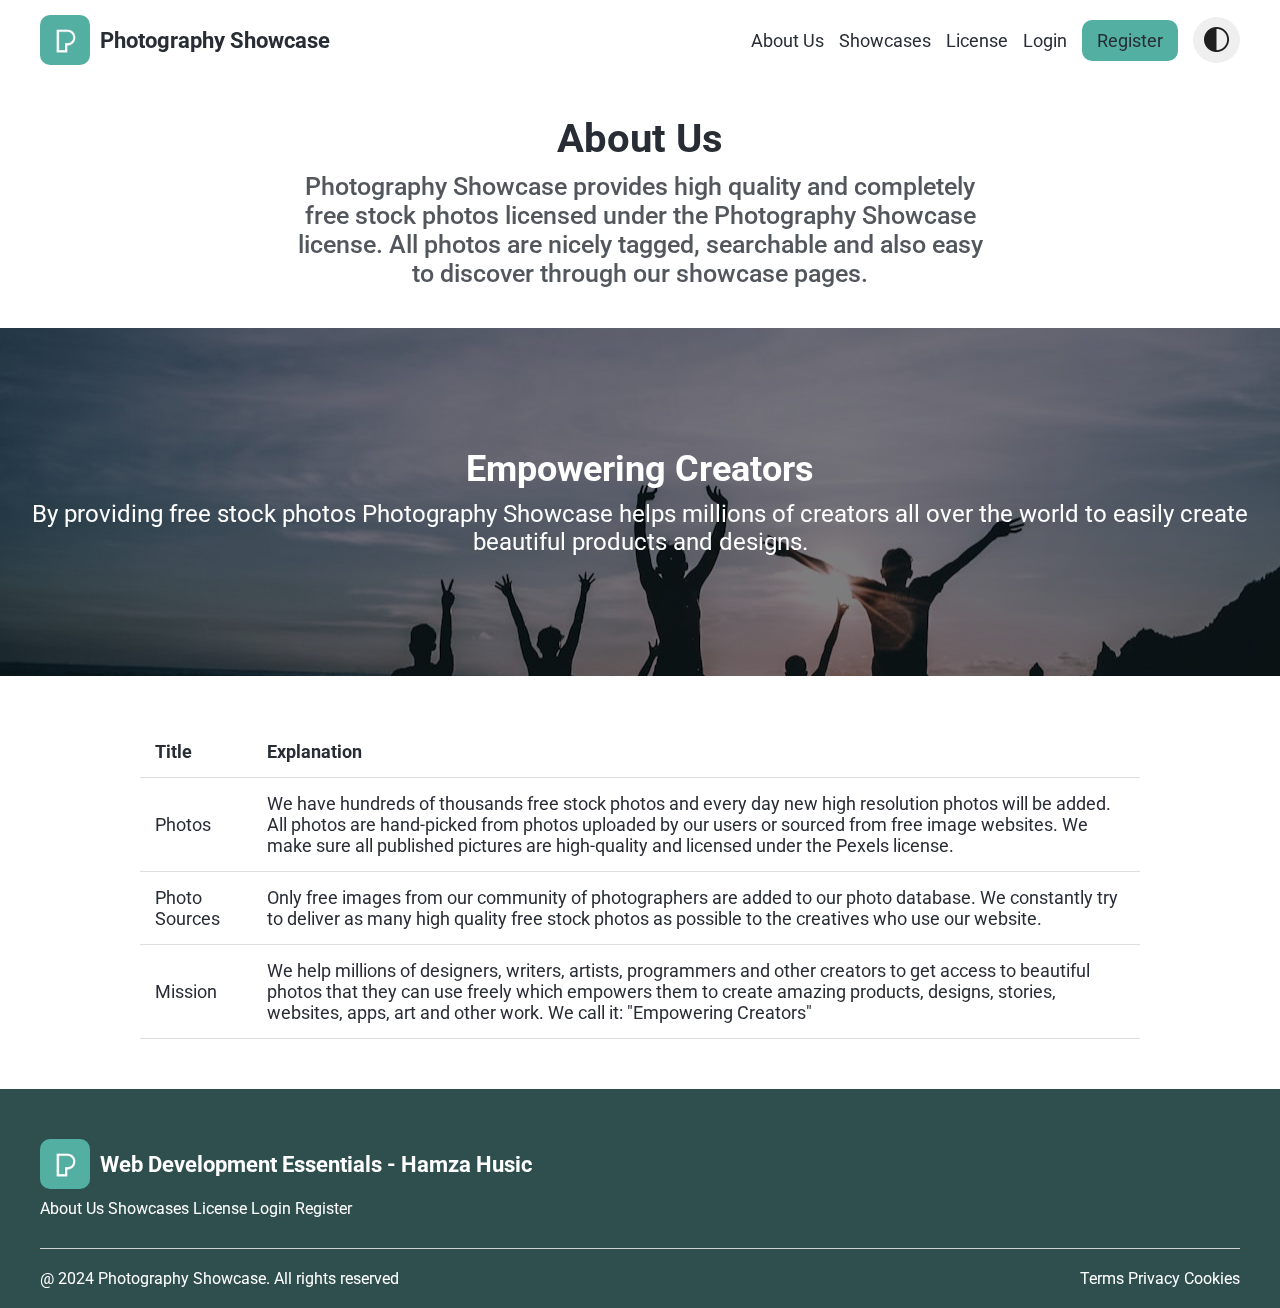
<file: pages/about.html>
<!DOCTYPE html>
<html lang="en">
<head>
    <meta charset="UTF-8">
    <meta name="viewport" content="width=device-width, initial-scale=1.0">
    <title>About Us</title>
    <link rel="stylesheet" href="../style.css">
    <link rel="stylesheet" href="../assets/css/license.css">
    <link rel="stylesheet" href="../assets/css/login.css">
    <link rel="stylesheet" href="../assets/css/about.css">
    <link rel="shortcut icon" href="../assets/logo.png" type="image/x-icon">
</head>
<body>
    <nav class="wrapper">
        <a href="../index.html">
            <div id="logo">
                <img src="../assets/logo.png" alt="image of logo" width="50">
                <p>Photography Showcase</p>
            </div>
        </a>
        <div class="nav-links">
            <a href="./about.html" target="_blank">About Us</a>
            <a href="./showcase.html" target="_blank">Showcases</a>
            <a href="./license.html" target="_blank">License</a>
            <a href="./login.html" target="_blank">Login</a>
            <a href="./register.html" id="register" target="_blank">Register</a>
            <button id="theme-switch">
                <img src="../assets/dark-light-theme-icon.png" alt="dark-light-mode-icon" width="25px" height="25px">
            </button>
        </div>
        <img src="../assets/menu-black.png" alt="menu icon" id="menu-btn">
        <div class="mobile-menu-links">
            <a href="./about.html" target="_blank">About</a>
            <a href="./showcase.html" target="_blank">Showcases</a>
            <a href="./license.html" target="_blank">License</a>
            <a href="./login.html" target="_blank">Login</a>
            <a href="./register.html" id="register" target="_blank">Register</a>
            <button id="theme-switch">
                <img src="../assets/dark-light-theme-icon.png" alt="dark-light-mode-icon" width="25px" height="25px">
            </button>
        </div>
    </nav>
    <section>
        <div class="title">
            <h1>About Us</h1>
            <h2>Photography Showcase provides high quality and completely free stock photos licensed under the Photography Showcase license. All photos are nicely tagged, searchable and also easy to discover through our showcase pages.</h2>
        </div>
        <div class="empower">
            <h2>Empowering Creators</h2>
            <p>By providing free stock photos Photography Showcase helps millions of creators all over the world to easily create beautiful products and designs.</p>
        </div>
        <div>
            <table>
                <tr>
                  <th>Title</th>
                  <th>Explanation</th>
                </tr>
                <tr>
                  <td>Photos</td>
                  <td>We have hundreds of thousands free stock photos and every day new high resolution photos will be added. All photos are hand-picked from photos uploaded by our users or sourced from free image websites. We make sure all published pictures are high-quality and licensed under the Pexels license.</td>
                </tr>
                <tr>
                  <td>Photo Sources</td>
                  <td>Only free images from our community of photographers are added to our photo database. We constantly try to deliver as many high quality free stock photos as possible to the creatives who use our website.</td>
                </tr>
                <tr>
                  <td>Mission</td>
                  <td>We help millions of designers, writers, artists, programmers and other creators to get access to beautiful photos that they can use freely which empowers them to create amazing products, designs, stories, websites, apps, art and other work. We call it: "Empowering Creators"</td>
                </tr>
              </table>
        </div>
    </section>
    <footer>
        <div class="wrapper">
            <div>
                <div>
                    <div id="logo">
                        <img src="../assets/logo.png" alt="image of logo" width="50">
                        <p>Web Development Essentials - Hamza Husic</p>
                    </div>
                    <div>
                        <a href="./about.html" target="_blank">About Us</a>
                        <a href="./showcase.html" target="_blank">Showcases</a>
                        <a href="./license.html" target="_blank">License</a>
                        <a href="./login.html" target="_blank">Login</a>
                        <a href="./register.html" target="_blank">Register</a>
                    </div>
                </div>
                <div></div>
            </div>
            <div class="copyright">
                <p>@ 2024 Photography Showcase. All rights reserved</p>
                <div>
                    <a href="#">Terms</a>
                    <a href="#">Privacy</a>
                    <a href="#">Cookies</a>
                </div>
            </div>
        </div>
    </footer>
    <script src="../app.js"></script>
    <script src="../assets/js/theme.js"></script>
</body>
</html>
</file>
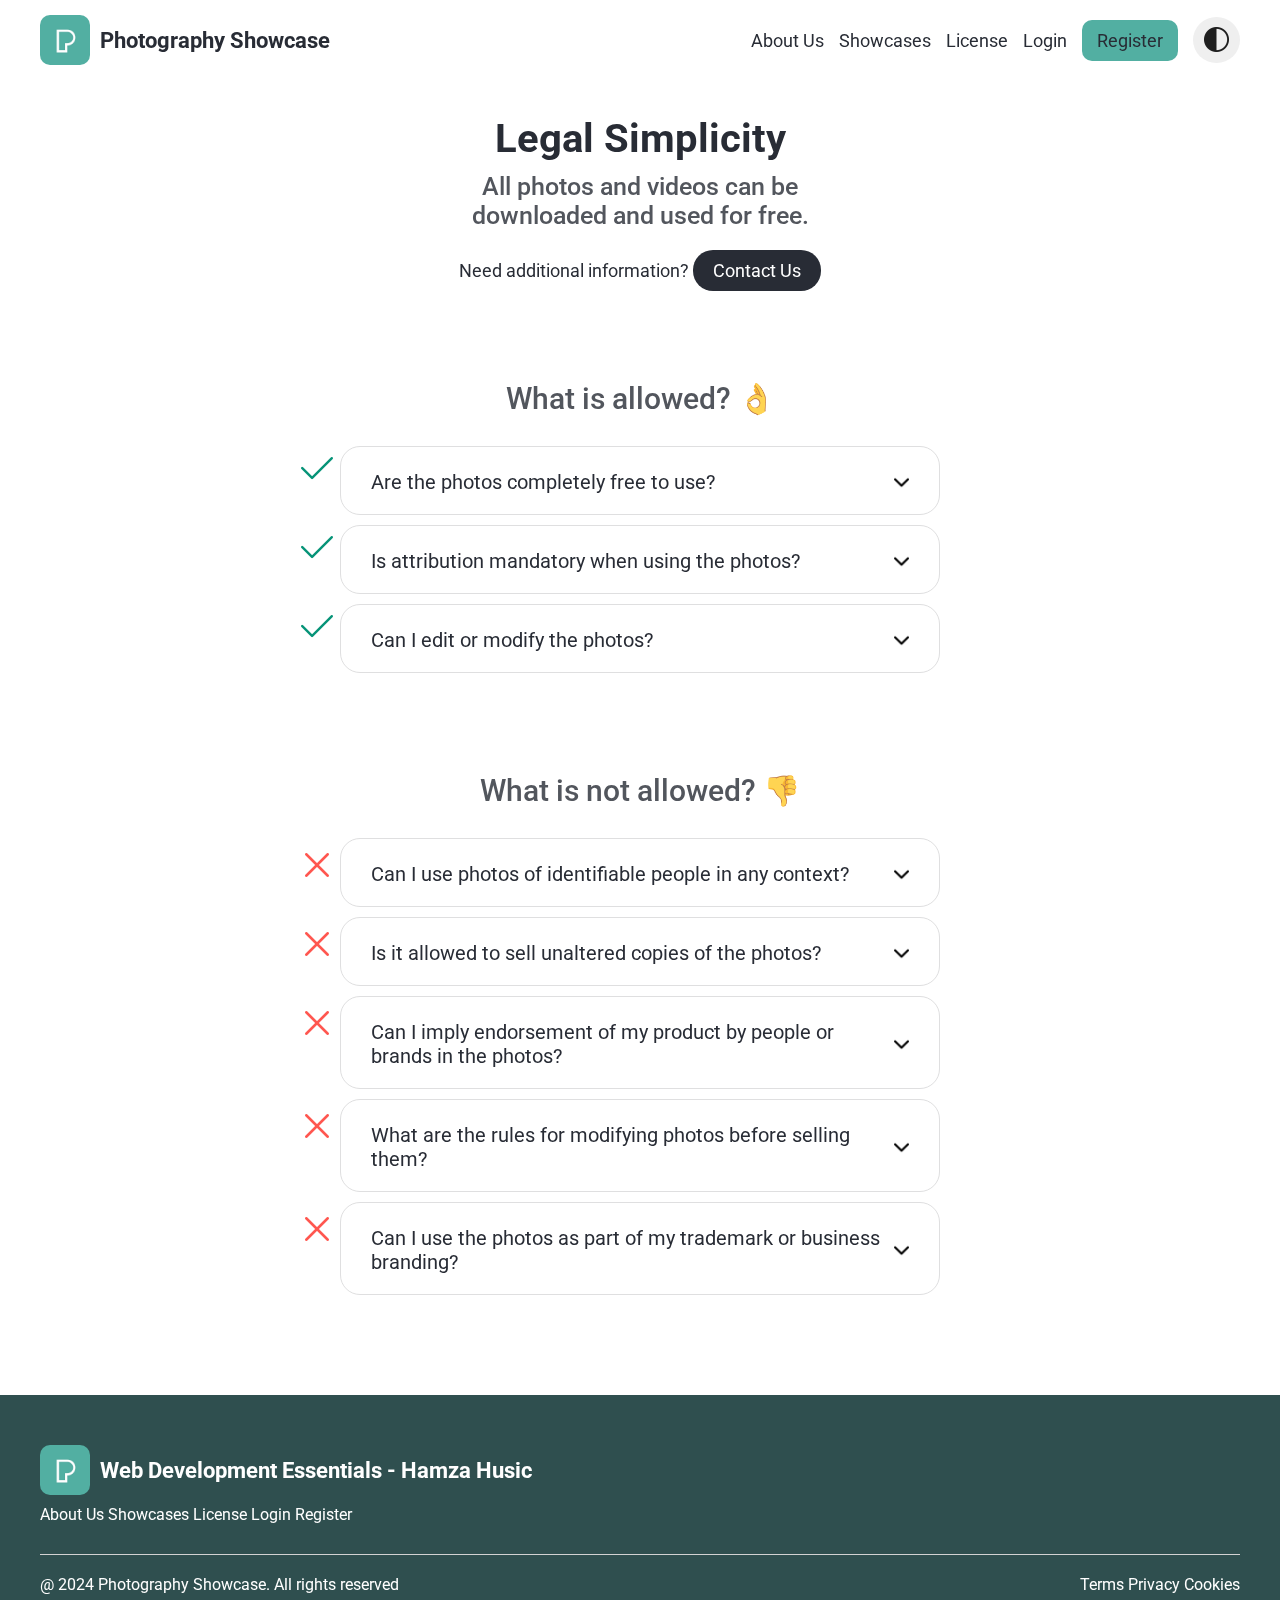
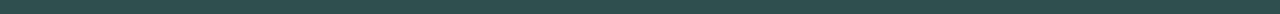
<file: pages/license.html>
<!DOCTYPE html>
<html lang="en">
<head>
    <meta charset="UTF-8">
    <meta name="viewport" content="width=device-width, initial-scale=1.0">
    <title>License</title>
    <link rel="stylesheet" href="../style.css">
    <link rel="stylesheet" href="../assets/css/license.css">
    <link rel="shortcut icon" href="../assets/logo.png" type="image/x-icon">
</head>
<body>
    <nav class="wrapper">
        <a href="../index.html">
            <div id="logo">
                <img src="../assets/logo.png" alt="image of logo" width="50">
                <p>Photography Showcase</p>
            </div>
        </a>
        <div class="nav-links">
            <a href="./about.html" target="_blank">About Us</a>
            <a href="./showcase.html" target="_blank">Showcases</a>
            <a href="./license.html" target="_blank">License</a>
            <a href="./login.html" target="_blank">Login</a>
            <a href="./register.html" id="register" target="_blank">Register</a>
            <button id="theme-switch">
                <img src="../assets/dark-light-theme-icon.png" alt="dark-light-mode-icon" width="25px" height="25px">
            </button>
        </div>
        <img src="../assets/menu-black.png" alt="menu icon" id="menu-btn">
        <div class="mobile-menu-links">
            <a href="./about.html" target="_blank">About</a>
            <a href="./showcase.html" target="_blank">Showcases</a>
            <a href="./license.html" target="_blank">License</a>
            <a href="./login.html" target="_blank">Login</a>
            <a href="./register.html" id="register" target="_blank">Register</a>
            <button id="theme-switch">
                <img src="../assets/dark-light-theme-icon.png" alt="dark-light-mode-icon" width="25px" height="25px">
            </button>
        </div>
    </nav>
    <div class="title">
        <h1>Legal Simplicity</h1>
        <h2>All photos and videos can be downloaded and used for free.</h2>
        <p>Need additional information? <a href="mailto:amela.vatres@stu.ibu.edu.ba">Contact Us</a></p>
    </div>
    <section class="wrapper allowed">
        <h3>What is allowed? 👌</h3>
        <ul>
            <li class="toggle-element">
                <div class="toggle-title">
                    <p>Are the photos completely free to use? </p>
                    <img id="arrow-icon" src="../assets/arrow-down.png" alt="arrow down icon" width="15px">
                </div>
                <p id="toggle-content">
                    All photos are free to use.
                </p>
            </li>
            <li class="toggle-element">
                <div class="toggle-title">
                    <p>Is attribution mandatory when using the photos?</p>
                    <img id="arrow-icon" src="../assets/arrow-down.png" alt="arrow down icon" width="15px">
                </div>
                <p id="toggle-content">
                    Attribution is not required. Giving credit to the photographers is not necessary but always appreciated.
                </p>
            </li>
            <li class="toggle-element">
                <div class="toggle-title">
                    <p>Can I edit or modify the photos?</p>
                    <img id="arrow-icon" src="../assets/arrow-down.png" alt="arrow down icon" width="15px">
                </div>
                <p id="toggle-content">
                    You can modify the photos. Be creative and edit them as you like.
                </p>
            </li>
            
        </ul>
    </section>
    <section class="wrapper not-allowed">
        <h3>What is not allowed? 👎</h3>
        <ul>
            <li class="toggle-element">
                <div class="toggle-title">
                    <p>Can I use photos of identifiable people in any context?</p>
                    <img id="arrow-icon" src="../assets/arrow-down.png" alt="arrow down icon" width="15px">
                </div>
                <p id="toggle-content">
                    Identifiable people may not appear in a bad light or in a way that is offensive.
                </p>
            </li>
            <li class="toggle-element">
                <div class="toggle-title">
                    <p>Is it allowed to sell unaltered copies of the photos?</p>
                    <img id="arrow-icon" src="../assets/arrow-down.png" alt="arrow down icon" width="15px">
                </div>
                <p id="toggle-content">
                    Don't sell unaltered copies of a photo, e.g. as a poster, print or on a physical product without modifying it first.
                </p>
            </li>
            <li class="toggle-element">
                <div class="toggle-title">
                    <p>Can I imply endorsement of my product by people or brands in the photos?</p>
                    <img id="arrow-icon" src="../assets/arrow-down.png" alt="arrow down icon" width="15px">
                </div>
                <p id="toggle-content">
                    Don't imply endorsement of your product by people or brands on the imagery.
                </p>
            </li>
            <li class="toggle-element">
                <div class="toggle-title">
                    <p>What are the rules for modifying photos before selling them?</p>
                    <img id="arrow-icon" src="../assets/arrow-down.png" alt="arrow down icon" width="15px">
                </div>
                <p id="toggle-content">
                    Don't redistribute or sell the photos on other stock photo or wallpaper platforms.
                </p>
            </li>
            <li class="toggle-element">
                <div class="toggle-title">
                    <p>Can I use the photos as part of my trademark or business branding?</p>
                    <img id="arrow-icon" src="../assets/arrow-down.png" alt="arrow down icon" width="15px">
                </div>
                <p id="toggle-content">
                    Don't use the photos as part of your trade-mark, design-mark, trade-name, business name or service mark.
                </p>
            </li>
        </ul>
    </section>
    <footer>
        <div class="wrapper">
            <div>
                <div>
                    <div id="logo">
                        <img src="../assets/logo.png" alt="image of logo" width="50">
                        <p>Web Development Essentials - Hamza Husic</p>
                    </div>
                    <div>
                        <a href="./about.html" target="_blank">About Us</a>
                        <a href="./showcase.html" target="_blank">Showcases</a>
                        <a href="./license.html" target="_blank">License</a>
                        <a href="./login.html" target="_blank">Login</a>
                        <a href="./register.html" target="_blank">Register</a>
                    </div>
                </div>
                <div></div>
            </div>
            <div class="copyright">
                <p>@ 2024 Photography Showcase. All rights reserved</p>
                <div>
                    <a href="#">Terms</a>
                    <a href="#">Privacy</a>
                    <a href="#">Cookies</a>
                </div>
            </div>
        </div>
    </footer>
    <script src="../app.js"></script>
    <script src="../assets/js/license.js"></script>
    <script src="../assets/js/theme.js"></script>
</body>
</html>
</file>
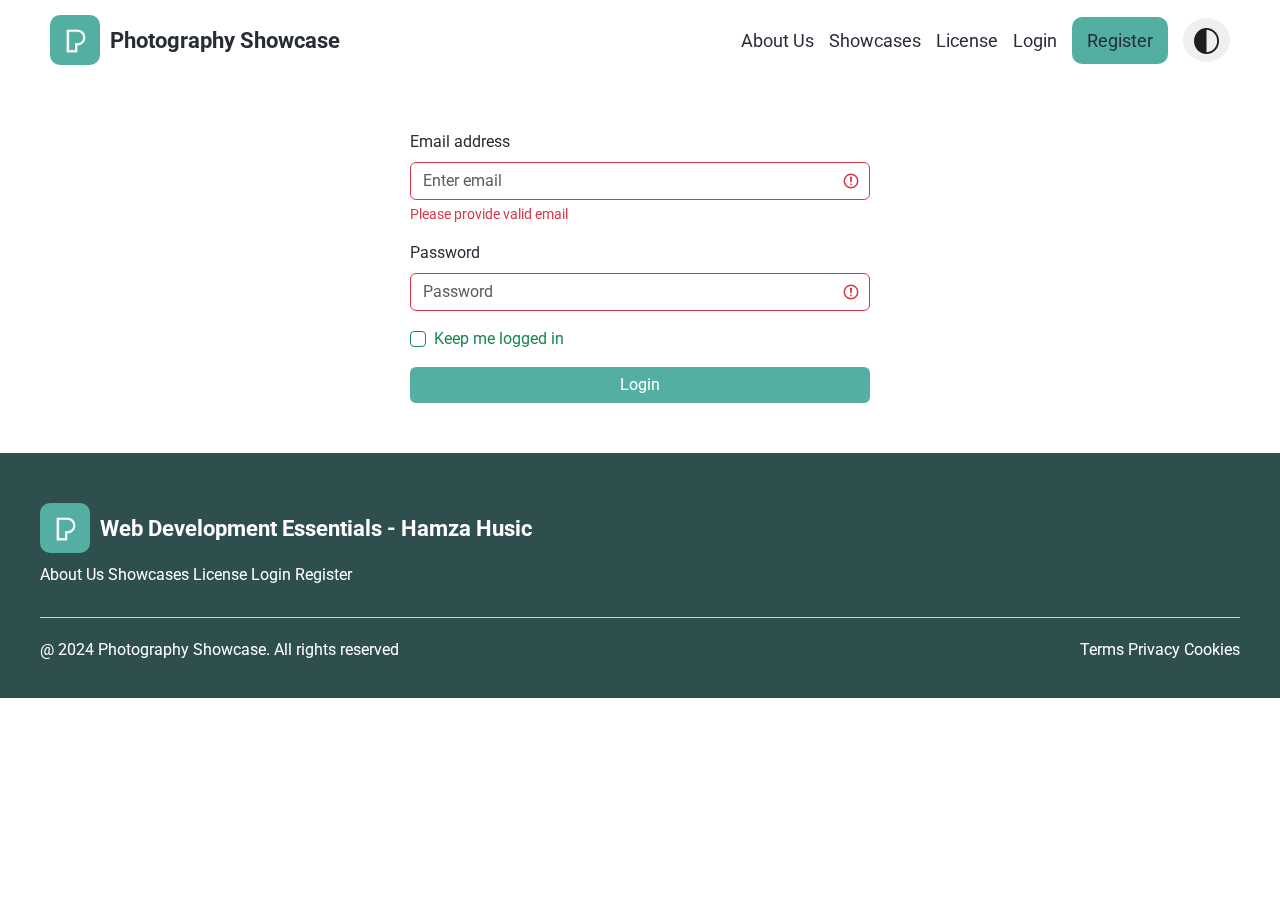
<file: pages/login.html>
<!DOCTYPE html>
<html lang="en">
<head>
    <meta charset="UTF-8">
    <meta name="viewport" content="width=device-width, initial-scale=1.0">
    <title>Login</title>
    <link rel="stylesheet" href="../style.css">
    <link rel="stylesheet" href="../assets/css/login.css">
    <link rel="shortcut icon" href="../assets/logo.png" type="image/x-icon">
    <link href="https://cdn.jsdelivr.net/npm/bootstrap@5.3.3/dist/css/bootstrap.min.css" rel="stylesheet" integrity="sha384-QWTKZyjpPEjISv5WaRU9OFeRpok6YctnYmDr5pNlyT2bRjXh0JMhjY6hW+ALEwIH" crossorigin="anonymous">
    <script src="https://cdn.jsdelivr.net/npm/bootstrap@5.3.3/dist/js/bootstrap.bundle.min.js" integrity="sha384-YvpcrYf0tY3lHB60NNkmXc5s9fDVZLESaAA55NDzOxhy9GkcIdslK1eN7N6jIeHz" crossorigin="anonymous"></script>
</head>
<body>
    <nav class="wrapper">
        <a href="../index.html">
            <div id="logo">
                <img src="../assets/logo.png" alt="image of logo" width="50">
                <p>Photography Showcase</p>
            </div>
        </a>
        <div class="nav-links">
            <a href="./about.html" target="_blank">About Us</a>
            <a href="./showcase.html" target="_blank">Showcases</a>
            <a href="./license.html" target="_blank">License</a>
            <a href="./login.html" target="_blank">Login</a>
            <a href="./register.html" id="register" target="_blank">Register</a>
            <button id="theme-switch">
                <img src="../assets/dark-light-theme-icon.png" alt="dark-light-mode-icon" width="47px" height="44px">
            </button>
        </div>
        <img src="../assets/menu-black.png" alt="menu icon" id="menu-btn">
        <div class="mobile-menu-links">
            <a href="./about.html" target="_blank">About</a>
            <a href="./showcase.html" target="_blank">Showcases</a>
            <a href="./license.html" target="_blank">License</a>
            <a href="./login.html" target="_blank">Login</a>
            <a href="./register.html" id="register" target="_blank">Register</a>
            <button id="theme-switch">
                <img src="../assets/dark-light-theme-icon.png" alt="dark-light-mode-icon" width="47px" height="44px">
            </button>
        </div>
    </nav>
    <form style="max-width: 500px; margin: 0 auto; padding: 50px 20px;" id="login_form" class="was-validated" method="POST" action="https://jsonplaceholder.typicode.com/posts">
      <div class="form-group mb-3">
        <label for="login_email">Email address</label>
        <input type="email" class="form-control mt-2" name="email" id="login_email" aria-describedby="emailHelp" placeholder="Enter email" required>
        <small id="validEmail" class="form-text valid-feedback">We'll never share your email with anyone else.</small>
        <small id="emailHelp" class="form-text invalid-feedback">Please provide valid email</small>
        <p id="login_message" class="form-text"></p>
    </div>
    <div class="form-group mb-3">
        <label for="login_password">Password</label>
        <input type="password" class="form-control mt-2" name="password" id="login_password" placeholder="Password" required>
    </div>
      <div class="form-group form-check mb-3">
        <input type="checkbox" class="form-check-input" id="exampleCheck1" name="keep_logged_in">
        <label class="form-check-label" for="exampleCheck1">Keep me logged in</label>
      </div>
      <button type="submit" class="btn btn-primary" style="width: 100%; background-color: #52AFA2; border: none;">Login</button>
    </form>
    <footer>
      <div class="wrapper">
          <div>
              <div>
                  <div id="logo">
                      <img src="../assets/logo.png" alt="image of logo" width="50">
                      <p>Web Development Essentials - Hamza Husic</p>
                  </div>
                  <div>
                    <a href="./about.html" target="_blank">About Us</a>
                    <a href="./showcase.html" target="_blank">Showcases</a>
                    <a href="./license.html" target="_blank">License</a>
                    <a href="./login.html" target="_blank">Login</a>
                    <a href="./register.html" target="_blank">Register</a>
                  </div>
              </div>
              <div></div>
          </div>
          <div class="copyright">
              <p>@ 2024 Photography Showcase. All rights reserved</p>
              <div>
                  <a href="#">Terms</a>
                  <a href="#">Privacy</a>
                  <a href="#">Cookies</a>
              </div>
          </div>
      </div>
  </footer>
    <script src="../app.js"></script>
    <script src="../assets/js/login_validate.js"></script>
    <script src="../assets/js/validate.js"></script>
    <script src="../assets/js/theme.js"></script>
    <script src="../assets/js/notification.js"></script>
</body>
</html>
</file>
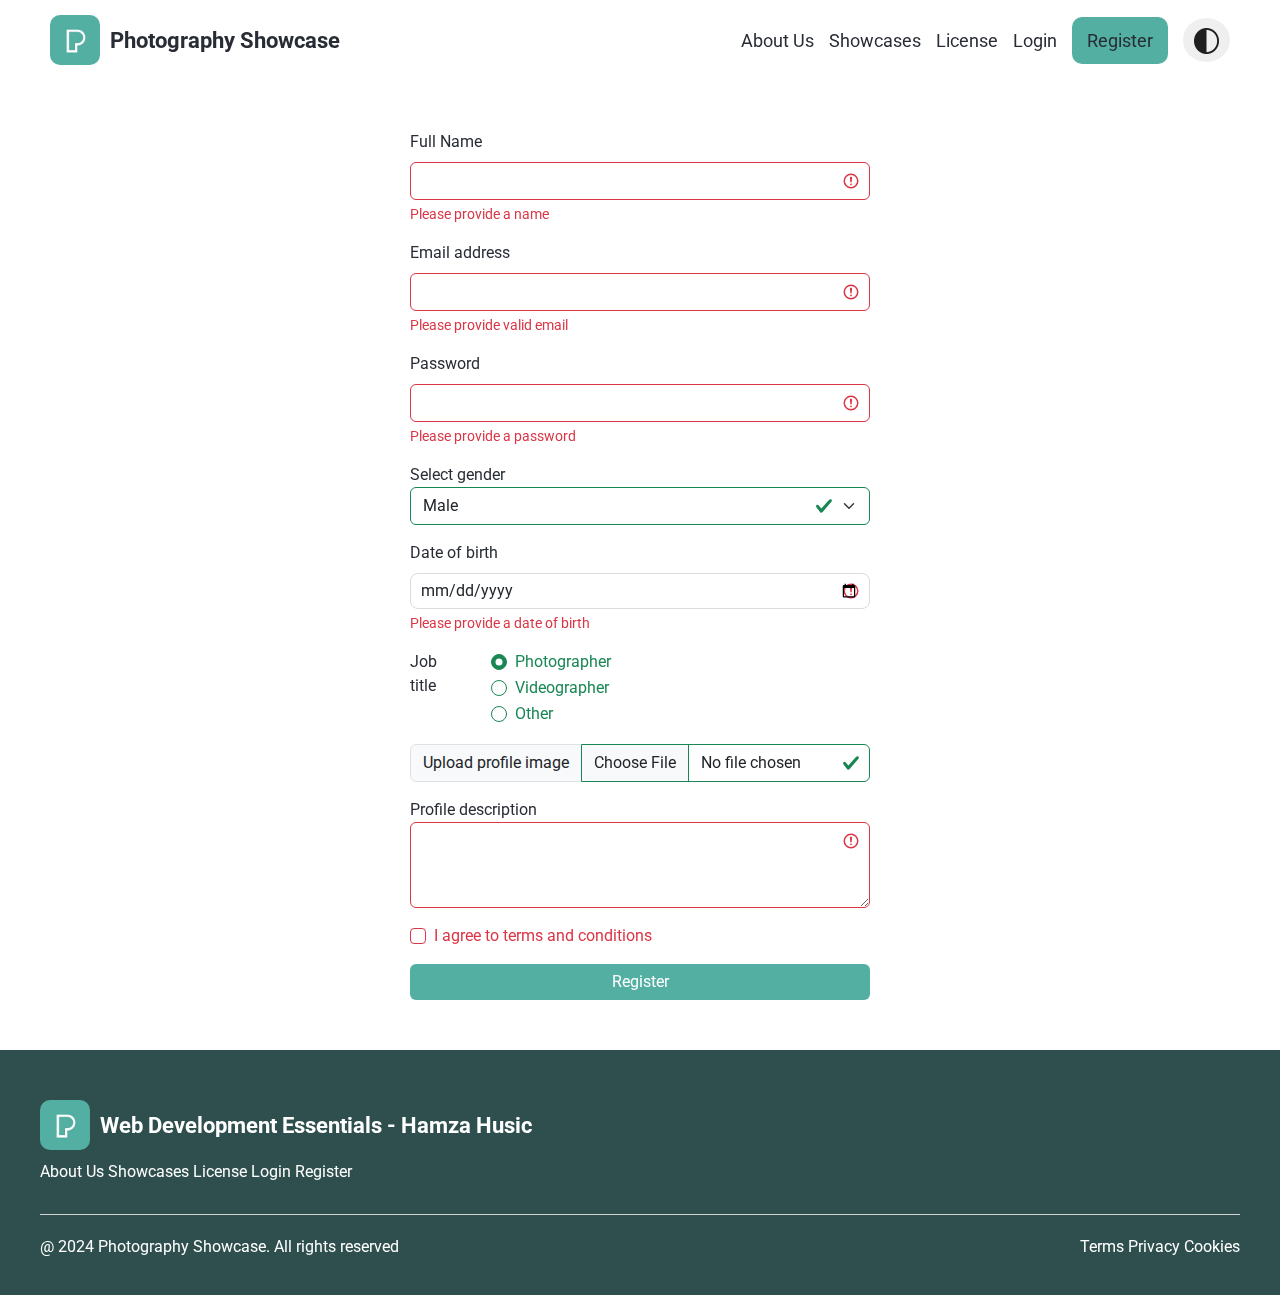
<file: pages/register.html>
<!DOCTYPE html>
<html lang="en">
<head>
    <meta charset="UTF-8">
    <meta name="viewport" content="width=device-width, initial-scale=1.0">
    <title>Register</title>
    <link rel="stylesheet" href="../style.css">
    <link rel="stylesheet" href="../assets/css/login.css">
    <link rel="shortcut icon" href="../assets/logo.png" type="image/x-icon">
    <link href="https://cdn.jsdelivr.net/npm/bootstrap@5.3.3/dist/css/bootstrap.min.css" rel="stylesheet" integrity="sha384-QWTKZyjpPEjISv5WaRU9OFeRpok6YctnYmDr5pNlyT2bRjXh0JMhjY6hW+ALEwIH" crossorigin="anonymous">
    <script src="https://cdn.jsdelivr.net/npm/bootstrap@5.3.3/dist/js/bootstrap.bundle.min.js" integrity="sha384-YvpcrYf0tY3lHB60NNkmXc5s9fDVZLESaAA55NDzOxhy9GkcIdslK1eN7N6jIeHz" crossorigin="anonymous"></script>
</head>
<body>
    <nav class="wrapper">
        <a href="../index.html">
            <div id="logo">
                <img src="../assets/logo.png" alt="image of logo" width="50">
                <p>Photography Showcase</p>
            </div>
        </a>
        <div class="nav-links">
            <a href="./about.html" target="_blank">About Us</a>
            <a href="./showcase.html" target="_blank">Showcases</a>
            <a href="./license.html" target="_blank">License</a>
            <a href="./login.html" target="_blank">Login</a>
            <a href="./register.html" id="register" target="_blank">Register</a>
            <button id="theme-switch">
              <img src="../assets/dark-light-theme-icon.png" alt="dark-light-mode-icon" width="47px" height="44px">
          </button>
        </div>
        <img src="../assets/menu-black.png" alt="menu icon" id="menu-btn">
        <div class="mobile-menu-links">
            <a href="./about.html" target="_blank">About</a>
            <a href="./showcase.html" target="_blank">Showcases</a>
            <a href="./license.html" target="_blank">License</a>
            <a href="./login.html" target="_blank">Login</a>
            <a href="./register.html" id="register" target="_blank">Register</a>
            <button id="theme-switch">
              <img src="../assets/dark-light-theme-icon.png" alt="dark-light-mode-icon" width="47px" height="44px">
            </button>
        </div>
    </nav>
    <div style="max-width: 500px; margin: 0 auto; padding: 50px 20px;">
        <form method="POST" class="was-validated" action="https://jsonplaceholder.typicode.com/posts" id="register_form">
            <div class="mb-3 form-group">
                <label for="fullname" class="form-label">Full Name</label>
                <input type="text" class="form-control register_field" id="fullname" name="full_name" required>
                <div class="valid-feedback" id="validName">Looks good!</div>
                <div class="invalid-feedback">Please provide a name</div>
                <p id="name_indicator" class="form-text"></p>
              </div>
              <div class="mb-3">
                <label for="exampleInputEmail1" class="form-label">Email address</label>
                <input type="email" class="form-control register_field" id="register_email" name="email" aria-describedby="emailHelp" required>
                <div class="invalid-feedback">Please provide valid email</div>
                <div id="validEmail" class="form-text valid-feedback">We'll never share your email with anyone else.</div>
                <p id="email_indicator" class="form-text"></p>
            </div>
            <div class="mb-3 form-group">
              <label for="exampleInputPassword1" class="form-label">Password</label>
              <input type="password" class="form-control register_field" id="validPassword" name="password" required>
              <p id="password_indicator" class="form-text">Please provide a password</p>
            </div>
            <div class="mb-3 form-group">
                <label for="gender">Select gender</label>
                <select class="form-select" id="gender" aria-label="Default select example" name="gender" required>
                    <option selected value="Male">Male</option>
                    <option value="Female">Female</option>
                    <option value="Other">Other</option>
                </select>
            </div>
            <div class="mb-3 form-group">
                <label for="birthdate" class="form-label">Date of birth</label>
                <input type="date" class="form-control" id="birthdate" name="date_of_birth" required>
                <div class="valid-feedback">Looks good!</div>
                <div class="invalid-feedback">Please provide a date of birth</div>
            </div>
            <fieldset class="form-group mb-3">
                <div class="row">
                  <legend class="col-form-label col-sm-2 pt-0">Job title</legend>
                  <div class="col-sm-10">
                    <div class="form-check">
                      <input class="form-check-input" type="radio" name="job_title" id="gridRadios1" value="Photographer" checked>
                      <label class="form-check-label" for="gridRadios1">
                        Photographer
                      </label>
                    </div>
                    <div class="form-check">
                      <input class="form-check-input" type="radio" name="job_title" id="gridRadios2" value="Videographer">
                      <label class="form-check-label" for="gridRadios2">
                        Videographer
                      </label>
                    </div>
                    <div class="form-check">
                        <input class="form-check-input" type="radio" name="job_title" id="gridRadios3" value="Other">
                        <label class="form-check-label" for="gridRadios3">
                          Other
                        </label>
                      </div>
                  </div>
                </div>
              </fieldset>
              <div class="input-group mb-3">
                <label class="input-group-text" for="profile-image">Upload profile image</label>
                <input type="file" class="form-control" id="profile-image" name="profile_image">
              </div>
            <div class="mb-3 form-group">
                <label for="description">Profile description</label>
                <textarea class="form-control" id="description" rows="3" name="profile_description" required></textarea>
              </div>
            <div class="mb-3 form-check">
              <input type="checkbox" class="form-check-input" id="agree-to-terms" name="agree_to_terms" required> 
              <label class="form-check-label" for="agree-to-terms">I agree to terms and conditions</label>
            </div>
            <button type="submit" class="btn btn-primary" style="width: 100%; background-color: #52AFA2; border: none;">Register</button>
          </form>
    </div>
    <footer>
        <div class="wrapper">
            <div>
                <div>
                    <div id="logo">
                        <img src="../assets/logo.png" alt="image of logo" width="50">
                        <p>Web Development Essentials - Hamza Husic</p>
                    </div>
                    <div>
                        <a href="./about.html" target="_blank">About Us</a>
                        <a href="./showcase.html" target="_blank">Showcases</a>
                        <a href="./license.html" target="_blank">License</a>
                        <a href="./login.html" target="_blank">Login</a>
                        <a href="./register.html" target="_blank">Register</a>
                    </div>
                </div>
                <div></div>
            </div>
            <div class="copyright">
                <p>@ 2024 Photography Showcase. All rights reserved</p>
                <div>
                    <a href="#">Terms</a>
                    <a href="#">Privacy</a>
                    <a href="#">Cookies</a>
                </div>
            </div>
        </div>
    </footer>
    <script src="../app.js"></script>
    <script src="../assets/js/register_validate.js"></script>
    <script src="../assets/js/validate.js"></script>
    <script src="../assets/js/theme.js"></script>
    <script src="../assets/js/notification.js"></script>
</body> 
</html>
</file>
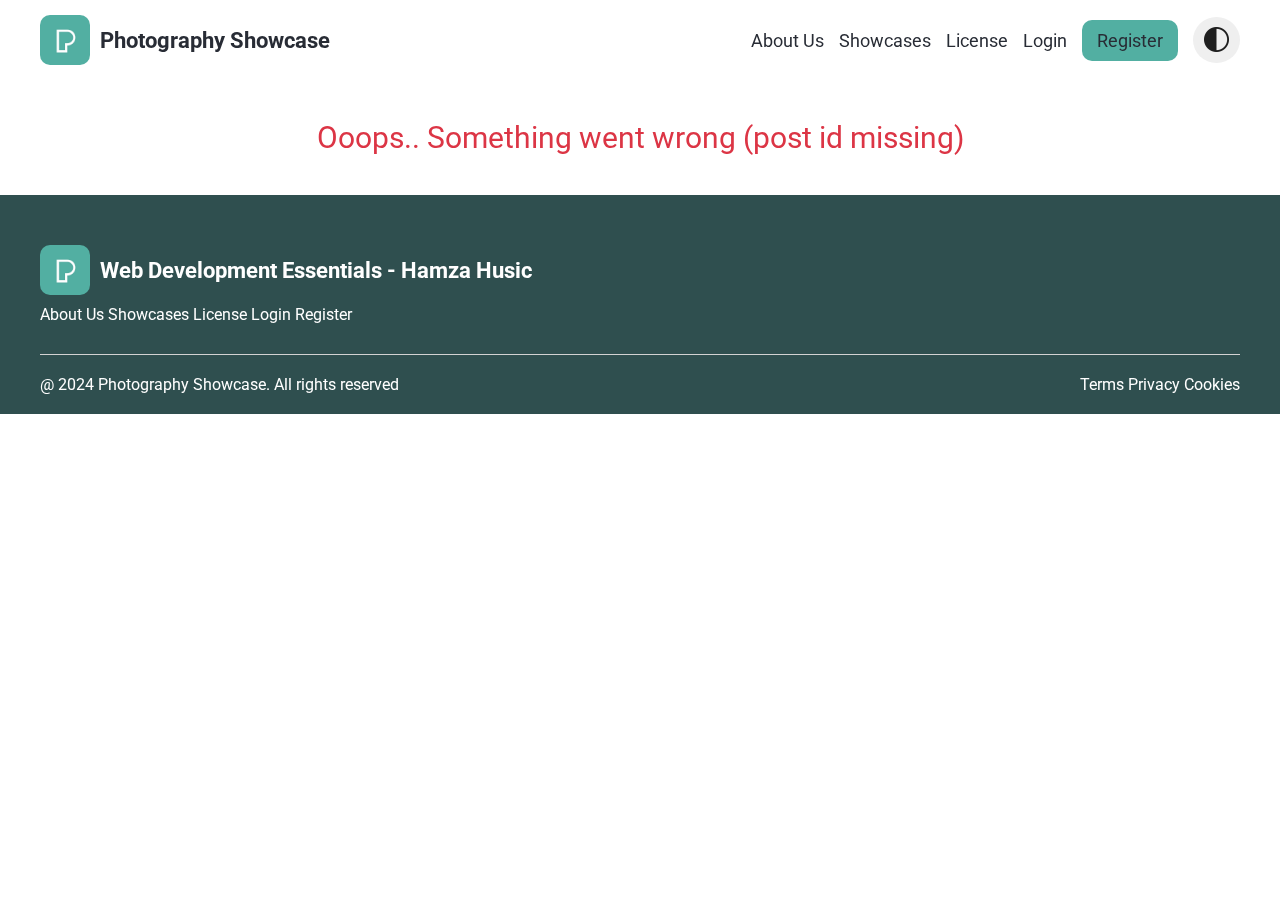
<file: pages/viewmore.html>
<!DOCTYPE html>
<html lang="en">
<head>
    <meta charset="UTF-8">
    <meta name="viewport" content="width=device-width, initial-scale=1.0">
    <title>License</title>
    <link rel="stylesheet" href="../style.css">
    <link rel="stylesheet" href="../assets/css/license.css">
    <link rel="shortcut icon" href="../assets/logo.png" type="image/x-icon">
</head>
<body>
    <nav class="wrapper">
        <a href="../index.html">
            <div id="logo">
                <img src="../assets/logo.png" alt="image of logo" width="50">
                <p>Photography Showcase</p>
            </div>
        </a>
        <div class="nav-links">
            <a href="./about.html" target="_blank">About Us</a>
            <a href="./showcase.html" target="_blank">Showcases</a>
            <a href="./license.html" target="_blank">License</a>
            <a href="./login.html" target="_blank">Login</a>
            <a href="./register.html" id="register" target="_blank">Register</a>
            <button id="theme-switch">
                <img src="../assets/dark-light-theme-icon.png" alt="dark-light-mode-icon" width="25px" height="25px">
            </button>
        </div>
        <img src="../assets/menu-black.png" alt="menu icon" id="menu-btn">
        <div class="mobile-menu-links">
            <a href="./about.html" target="_blank">About</a>
            <a href="./showcase.html" target="_blank">Showcases</a>
            <a href="./license.html" target="_blank">License</a>
            <a href="./login.html" target="_blank">Login</a>
            <a href="./register.html" id="register" target="_blank">Register</a>
            <button id="theme-switch">
                <img src="../assets/dark-light-theme-icon.png" alt="dark-light-mode-icon" width="35px" height="35px">
            </button>
        </div>
    </nav>
    <main class="wrapper">
        <div class="view-more-container">
        </div>
    </main>
    <footer>
        <div class="wrapper">
            <div>
                <div>
                    <div id="logo">
                        <img src="../assets/logo.png" alt="image of logo" width="50">
                        <p>Web Development Essentials - Hamza Husic</p>
                    </div>
                    <div>
                        <a href="./about.html" target="_blank">About Us</a>
                        <a href="./showcase.html" target="_blank">Showcases</a>
                        <a href="./license.html" target="_blank">License</a>
                        <a href="./login.html" target="_blank">Login</a>
                        <a href="./register.html" target="_blank">Register</a>
                    </div>
                </div>
                <div></div>
            </div>
            <div class="copyright">
                <p>@ 2024 Photography Showcase. All rights reserved</p>
                <div>
                    <a href="#">Terms</a>
                    <a href="#">Privacy</a>
                    <a href="#">Cookies</a>
                </div>
            </div>
        </div>
    </footer>
    <script src="../app.js"></script>
    <script src="../assets/js/license.js"></script>
    <script src="../assets/js/theme.js"></script>
    <script src="../assets/js/viewmore.js"></script>
    <script src="../assets/js/notification.js"></script>
</body>
</html>
</file>
<file: style.css>
@import url("https://fonts.googleapis.com/css2?family=Roboto:ital,wght@0,100;0,300;0,400;0,500;0,700;0,900;1,100;1,300;1,400;1,500;1,700;1,900&display=swap");
:root {
  --bg-color: white;
  --text-color: #282C35;
  --header-text-color:white;
  --header-bg: linear-gradient(
      rgba(0, 0, 0, 0.5),
      rgba(0, 0, 0, 0.5)
    ),
    url("./assets/pexels-garrettmorrow-736414.jpg");
}

[data-theme=dark] {
  --bg-color: #282C35;
  --text-color: white;
  --header-text-color:#282C35;
  --header-bg: linear-gradient(
      rgba(0, 0, 0, 0.5),
      rgba(0, 0, 0, 0.5)
    ),
    url("./assets/pexels-fotios-photos-1252983.jpg");
}

* {
  margin: 0;
  padding: 0;
  font-family: "Roboto", sans-serif;
}

body {
  background-color: var(--bg-color);
  color: var(--text-color);
}

.wrapper {
  max-width: 1200px;
  margin: 0 auto;
}

#logo {
  display: flex;
  align-items: center;
  gap: 10px;
  font-size: 22px;
  font-weight: bold;
}

nav {
  display: flex;
  position: relative;
  justify-content: space-between;
  align-items: center;
  padding: 15px 10px;
  font-size: 18px;
  color: var(--header-text-color);
}
nav a {
  text-decoration: none;
  color: var(--header-text-color);
}
nav img {
  border-radius: 10px;
}

.mobile-menu-links {
  position: absolute;
  background-color: #52AFA2;
  padding: 20px;
  bottom: -280px;
  border-radius: 10px;
  left: 0;
  right: 0;
  display: none;
  flex-direction: column;
  gap: 10px;
  text-align: center;
  margin: 0 10px;
  z-index: 999;
}

.active {
  display: flex;
}

#menu-btn {
  width: 30px;
  cursor: pointer;
  align-self: center;
  border-radius: 0px;
}

header {
  background: var(--header-bg);
  background-size: cover;
  background-position: center;
  background-repeat: no-repeat;
  background-attachment: fixed;
  background-color: rgb(0, 0, 0);
  height: 500px;
}
header h1 {
  color: white;
}
header .nav-links {
  display: none;
  gap: 10px;
  align-items: center;
}
header .header-input h1 {
  font-size: 30px;
  text-align: center;
}
header .header-input .search-bar {
  background-color: var(--header-text-color);
  display: flex;
  align-items: center;
  gap: 10px;
  margin: 0 auto;
  border-radius: 10px;
  padding: 5px 20px;
  max-width: 630px;
  margin-top: 25px;
}
header .header-input .search-bar input {
  width: 100%;
  padding: 10px 10px;
  outline: none;
  font-size: 16px;
  border: none;
  background-color: var(--bg-color);
  color: var(--text-color);
}
header .header-input .search-bar img {
  cursor: pointer;
}
header .header-main {
  display: grid;
  place-items: start center;
  margin-top: 100px;
  height: 100%;
  padding: 0 10px;
}
header #register {
  background-color: var(--header-text-color);
  color: var(--text-color);
  padding: 10px 15px;
  border-radius: 10px;
}
header #register:hover {
  background-color: rgba(223, 220, 220, 0.4);
  color: white;
  transition: all 0.5s;
}

.filters {
  margin: 20px 0;
  display: flex;
  justify-content: center;
  gap: 15px;
  align-items: center;
}
.filters a {
  text-decoration: none;
  color: var(--text-color);
  font-size: 18px;
}
.filters .active-filter {
  background-color: var(--text-color);
  color: var(--header-text-color);
  padding: 10px 20px;
  border-radius: 20px;
}
.filters .active-filter:hover {
  background-color: rgb(223, 220, 220);
  color: white;
  transition: all 0.5s;
}

.home-gallery {
  padding: 30px 10px 30px 10px;
}
.home-gallery h2 {
  margin-bottom: 20px;
  font-size: 24px;
  font-weight: 400;
}

.gallery {
  display: grid;
  grid-template-columns: repeat(1, 1fr);
  grid-template-rows: 500px;
  gap: 20px;
}
.gallery .img-container {
  position: relative;
}
.gallery .img-container > img {
  width: 100%;
  height: 100%;
  -o-object-fit: cover;
     object-fit: cover;
}
.gallery .img-container:hover .img-overlay {
  display: block;
}
.gallery #profile-img {
  width: 50px;
  height: 50px;
  border-radius: 50%;
  -o-object-fit: cover;
     object-fit: cover;
}
.gallery .img-overlay {
  cursor: pointer;
  background-color: rgba(0, 0, 0, 0.4);
  position: absolute;
  top: 0;
  bottom: 0;
  left: 0;
  right: 0;
  display: none;
}
.gallery .action-icons {
  cursor: pointer;
  position: absolute;
  top: 10px;
  right: 10px;
}
.gallery .action-icons img {
  background-color: white;
  padding: 10px;
  border-radius: 10px;
  margin-left: 5px;
}
.gallery .profile-info-action {
  position: absolute;
  bottom: 30px;
  left: 10px;
  right: 10px;
  display: flex;
  align-items: center;
  justify-content: space-between;
}
.gallery .profile-info-action div {
  display: flex;
  align-items: center;
  gap: 10px;
  color: white;
  font-size: 18px;
}
.gallery .profile-info-action button {
  background-color: #52AFA2;
  border: none;
  padding: 10px 25px;
  display: flex;
  align-items: center;
  gap: 10px;
  font-size: 15px;
  border-radius: 20px;
  color: white;
  font-weight: 600;
}

footer {
  background-color: darkslategray;
  color: white;
  padding: 50px 10px 20px 10px;
}
footer a {
  text-decoration: none;
  color: white;
}
footer .copyright {
  display: flex;
  justify-content: space-between;
  border-top: 1px solid lightgray;
  padding-top: 20px;
  margin-top: 30px;
  flex-wrap: wrap;
}
footer #logo {
  margin-bottom: 10px;
}
footer img {
  border-radius: 10px;
}

.interactive-galery {
  position: fixed;
  background-color: rgba(0, 0, 0, 0.5);
  top: 0;
  left: 0;
  right: 0;
  bottom: 0;
  z-index: 999;
  display: none;
  justify-content: center;
  align-items: center;
}
.interactive-galery .interactive-galery-details {
  background-color: white;
  padding: 10px 20px 10px 20px;
  border-radius: 10px;
  animation: show_modal 1s ease;
}
.interactive-galery .interactive-galery-details img {
  max-width: 387px;
  max-height: 450px;
  -o-object-fit: cover;
     object-fit: cover;
}
.interactive-galery .interactive-galery-details .interactive-galery-options {
  display: flex;
  justify-content: space-between;
  padding: 10px 0;
}
.interactive-galery .interactive-galery-details .interactive-galery-options button {
  border: none;
  background-color: transparent;
  font-size: 20px;
  font-weight: 400;
  cursor: pointer;
}
.interactive-galery .interactive-galery-details .interactive-galery-options .interactive-galery-profile {
  display: flex;
  align-items: center;
  gap: 5px;
  font-weight: 400;
  color: #282C35;
}
.interactive-galery .interactive-galery-details .interactive-galery-options .interactive-galery-profile img {
  max-width: 40px;
  border-radius: 50%;
  -o-object-fit: cover;
     object-fit: cover;
  border: 2px solid rgba(0, 0, 0, 0.2);
}

@keyframes show_modal {
  0% {
    position: relative;
    bottom: 50px;
    opacity: 0.2;
  }
  100% {
    bottom: -50px;
    opacity: 1;
  }
}
.gallery-download button {
  background-color: #52AFA2;
  border: none;
  margin-top: 10px;
  padding: 10px 25px;
  display: flex;
  width: 100%;
  align-items: center;
  justify-content: center;
  gap: 10px;
  font-size: 15px;
  border-radius: 20px;
  color: white;
  font-weight: 600;
}

ul li {
  cursor: pointer;
  -webkit-user-select: none;
     -moz-user-select: none;
          user-select: none;
}

#toggle-content {
  background-color: rgba(223, 220, 220, 0.3);
  padding: 10px;
  margin-top: 10px;
  display: none;
  border-radius: 5px;
}

.toggle-title {
  display: flex;
  gap: 5px;
  justify-content: space-between;
  align-items: center;
}

#login_message, #password_message, #name_indicator, #email_indicator, #password_indicator {
  color: #dc3545;
}

#theme-switch {
  border: none;
  cursor: pointer;
  border-radius: 50%;
  max-width: 50px;
  margin: 0 auto;
}

#theme-switch img {
  mix-blend-mode: multiply;
  background-color: white;
  padding: 10px 11px 8px 11px;
}

.notification {
  background-color: var(--text-color);
  color: var(--bg-color);
  padding: 10px;
  border-radius: 20px;
  border: 1px solid var(--text-color);
  position: fixed;
  top: 55px;
  right: 20px;
  display: flex;
  align-content: center;
  justify-items: center;
  box-shadow: 1px 1px 1px var(--text-color);
  animation: show_toaster 0.5s ease-in-out 1;
}

#s_notification {
  color: #5cb85c;
  margin-bottom: 0;
}

#f_notification {
  color: #d9534f;
  margin-bottom: 0;
}

@keyframes show_toaster {
  from {
    right: 100px;
  }
  to {
    right: 20px;
  }
}
.view-more-container {
  width: 100%;
  margin-top: 20px;
}

.view-more-container > img {
  display: block;
  max-width: 350px;
  margin: 0 auto;
}

.view-more-options {
  display: flex;
  justify-content: space-between;
  margin-bottom: 40px;
  padding: 0 10px;
  flex-wrap: wrap;
  row-gap: 20px;
}

.view-more-buttons {
  display: flex;
  align-items: center;
  gap: 10px;
}

.view-more-buttons button {
  display: flex;
  gap: 5px;
  justify-content: space-between;
  align-items: center;
  padding: 10px 20px;
  border-radius: 10px;
  background-color: white;
  color: #282C35;
  border: 1px solid var(--text-color);
  cursor: pointer;
}

.view-more-profile {
  display: flex;
  align-items: center;
  gap: 10px;
  color: var(--text-color);
}

.view-more-profile img {
  border-radius: 50%;
  -o-object-fit: cover;
     object-fit: cover;
}

.view-more-profile-name p:nth-of-type(2) {
  margin-top: 5px;
  font-weight: 300;
}

#free_download {
  color: white;
  background-color: #52AFA2;
  border: 1px solid #52AFA2;
}

#not_found {
  color: #dc3545;
  font-size: 30px;
  text-align: center;
  margin: 40px 0;
}

#view_more {
  text-decoration: none;
  color: #282C35;
  display: block;
  text-align: center;
  font-weight: 500;
  margin-top: 10px;
  padding: 10px 25px;
  border: 1px solid #282C35;
  border-radius: 20px;
}

#bold {
  font-weight: bold;
}

.fetched_images {
  border: 2px dashed var(--text-color);
  padding: 20px;
  border-radius: 20px;
  margin: 40px 20px 20px 20px;
}

.fetched_images div {
  display: flex;
  justify-content: space-around;
  align-items: center;
  flex-wrap: wrap;
  -moz-column-gap: 10px;
       column-gap: 10px;
  row-gap: 10px;
}

.fetched_images p {
  font-size: 20px;
  margin-bottom: 15px;
  text-align: center;
  font-weight: 500;
}

.interactive-galery-edit-remove {
  display: flex;
  align-items: center;
  gap: 10px;
  margin-bottom: 5px;
}

#edit, #remove {
  padding: 7px 20px;
  border: none;
  border-radius: 5px;
  cursor: pointer;
}

#edit {
  background-color: #0275d8;
  color: white;
}

#remove {
  background-color: #dc3545;
  color: white;
}

.edit-post {
  position: fixed;
  background-color: rgba(0, 0, 0, 0.5);
  top: 0;
  left: 0;
  right: 0;
  bottom: 0;
  z-index: 999;
  display: none;
  justify-content: center;
  align-items: center;
}
.edit-post .edit-post-details {
  background-color: white;
  padding: 20px;
  border-radius: 10px;
  animation: show_modal 1s ease;
  max-width: 400px;
  width: 100%;
  display: flex;
  flex-direction: column;
  gap: 5px;
}
.edit-post .edit-post-details label, .edit-post .edit-post-details span {
  color: #282C35;
}
.edit-post .edit-post-details input {
  padding: 10px;
  outline: none;
  margin-bottom: 10px;
  border-radius: 5px;
  border: 1px solid #282C35;
}
.edit-post .edit-post-details img {
  display: block;
  margin: 0 auto;
  margin-bottom: 10px;
}
.edit-post .edit-post-details button {
  background-color: #52AFA2;
  color: white;
  padding: 10px 0;
  border: none;
  cursor: pointer;
  border-radius: 10px;
}

#edit-post-close {
  cursor: pointer;
  font-size: 20px;
  display: block;
  margin-left: auto;
}

@media screen and (min-width: 600px) {
  header {
    height: 400px;
  }
  .gallery {
    grid-template-columns: repeat(2, 1fr);
  }
  .view-more-options {
    padding: 20px;
  }
}
@media screen and (min-width: 850px) {
  header {
    height: 550px;
  }
  header .nav-links {
    display: flex;
    gap: 10px;
    align-items: center;
  }
  header .header-input h1 {
    font-size: 40px;
    text-align: center;
  }
  header .header-input .search-bar input {
    font-size: 20px;
  }
  #menu-btn {
    display: none;
    align-self: center;
  }
  .mobile-menu-links {
    display: none;
  }
  .gallery {
    grid-template-columns: repeat(3, 1fr);
  }
  .fetched_images div {
    justify-content: start;
  }
}/*# sourceMappingURL=style.css.map */
</file>
<file: assets/css/license.css>
:root {
    --bg-color: white;
    --text-color: #282C35;
    --header-text-color:white;
}

[data-theme="dark"] {
    --bg-color: #282C35;
    --text-color: white;
    --header-text-color:#282C35;
}

body{
    background-color: var(--bg-color);
    color: var(--text-color);
}

nav{
    color: var(--text-color);
    a{
        color: var(--text-color);
    }
    #register{
        background-color: #52AFA2;
        color: var(--text-color);
        padding: 10px 15px;
        border-radius: 10px;
    }
}

h1{
    text-align: center;
    font-size: 30px;
    padding: 5px 0;
}
h1 + h2{
    margin-top: 5px;
    opacity: 0.8;
    font-size: 18px;
    font-weight: 500;
    max-width: 400px;
    text-align: center;
    margin-left: auto;
    margin-right: auto;
}

.title{
    margin: 30px auto;
    p{
        text-align: center;
        margin-top: 30px;
        font-size: 18px;
    }
    a{
        text-decoration: none;
        background-color: var(--text-color);
        color: var(--bg-color); 
        padding: 10px 20px;
        border-radius: 20px;
    }
}

ul li{
    border: 1px solid #dfdfe0;
    padding: 10px 30px 20px 30px;
    border-radius: 20px;
    margin: 10px 0;
    font-size: 16px;
}

h3{
    text-align: center;
    font-size: 25px;
    margin-top: 30px;
    margin-bottom: 30px;
    font-weight: 500;
    opacity: 0.8;
}

.allowed{
    list-style-image: url("../check.png");
    max-width: 350px;
    margin-top: 100px;
    padding: 0 20px 0 50px;
}
.not-allowed{
    list-style-image: url("../wrong.png");
    max-width: 350px;
    margin-top: 100px;
    margin-bottom: 100px;
    padding: 0 20px 0 50px;
}

.nav-links{
    display: none;
}

.mobile-menu-links a{
    color: white;
}

@media screen and (min-width:850px) {
    .nav-links{
        display: flex;
        align-items: center;
        gap: 15px;
    }
    h3{
        font-size: 30px;
    }
    ul li{
        font-size: 20px;
    }
    .allowed, .not-allowed{
        max-width: 600px;
        padding: 0 20px;
    }
    h1{
        font-size: 40px;
    }
    h1 + h2{
        font-size: 25px;
    }
}
</file>
<file: assets/css/login.css>
:root {
    --bg-color: white;
    --text-color: #282C35;
    --header-text-color:white;
}

[data-theme="dark"] {
    --bg-color: #282C35;
    --text-color: white;
    --header-text-color:#282C35;
}

body{
    background-color: var(--bg-color) !important;
    color: var(--text-color) !important;
}

nav{
    color: var(--text-color);
    a{
        color: var(--text-color);
    }
    #register{
        background-color: #52AFA2;
        color: var(--text-color);
        padding: 10px 15px;
        border-radius: 10px;
    }
}

.nav-links{
    display: none;
}

.mobile-menu-links a{
    color: white;
}

#birthdate{
    padding: 5px 10px;
    border-radius: 8px;
    border: 1px solid gainsboro;
}

@media screen and (min-width:850px) {
    .nav-links{
        display: flex;
        align-items: center;
        gap: 15px;
    }
}

#logo p{
    position: relative;
    top: 8px;
}

.mobile-menu-links #register{
    background-color: var(--bg-color);
    color: var(--text-color);
}
</file>
<file: assets/css/about.css>
:root {
    --bg-color: white;
    --text-color: #282C35;
    --header-text-color:white;
}

[data-theme="dark"] {
    --bg-color: #282C35;
    --text-color: white;
    --header-text-color:#282C35;
}

body{
    background-color: var(--bg-color);
    color: var(--text-color);
}

nav {
    display: flex;
    position: relative;
    justify-content: space-between;
    align-items: center;
    padding: 15px 10px;
    font-size: 18px;
    color: var(--text-color);
}
  nav a {
    text-decoration: none;
    color: var(--text-color);
}

table {
    border-collapse: collapse;
    width: 100%;
    max-width: 1000px;
    margin: 50px auto;
    padding: 0 20px;
}
.title h2{
    max-width: 700px;
    padding: 0 20px;
}

#register{
    background-color: white;
    color: black;
    padding: 10px 15px;
    border-radius: 10px;
}
  
th, td {
    padding: 15px;
    text-align: left;
    border-bottom: 1px solid #ddd;
    font-size: 18px;
}

tr:hover {
    background-color: #52AFA2;
    color: white;
}

.empower{
    background: linear-gradient( rgba(0, 0, 0, 0.5), rgba(0, 0, 0, 0.5) ), url('../../images/pexels-jefriwibawa-1387037.jpg');
    background-position: center center;
    background-repeat: no-repeat;
    background-size: cover;
    text-align: center;
    padding: 120px 20px;
    font-size: 1.3rem;
    color: white;
    margin: 40px 0;
}
.empower h2{
    margin-bottom: 10px;
}

@media screen and (min-width: 500px) {
    .empower{
        font-size: 1.5rem;
    }
  }

#logo p{
    position: relative;
    top: 0px;
}

.mobile-menu-links #register{
    background-color: var(--bg-color);
    color: var(--text-color);
}
</file>
